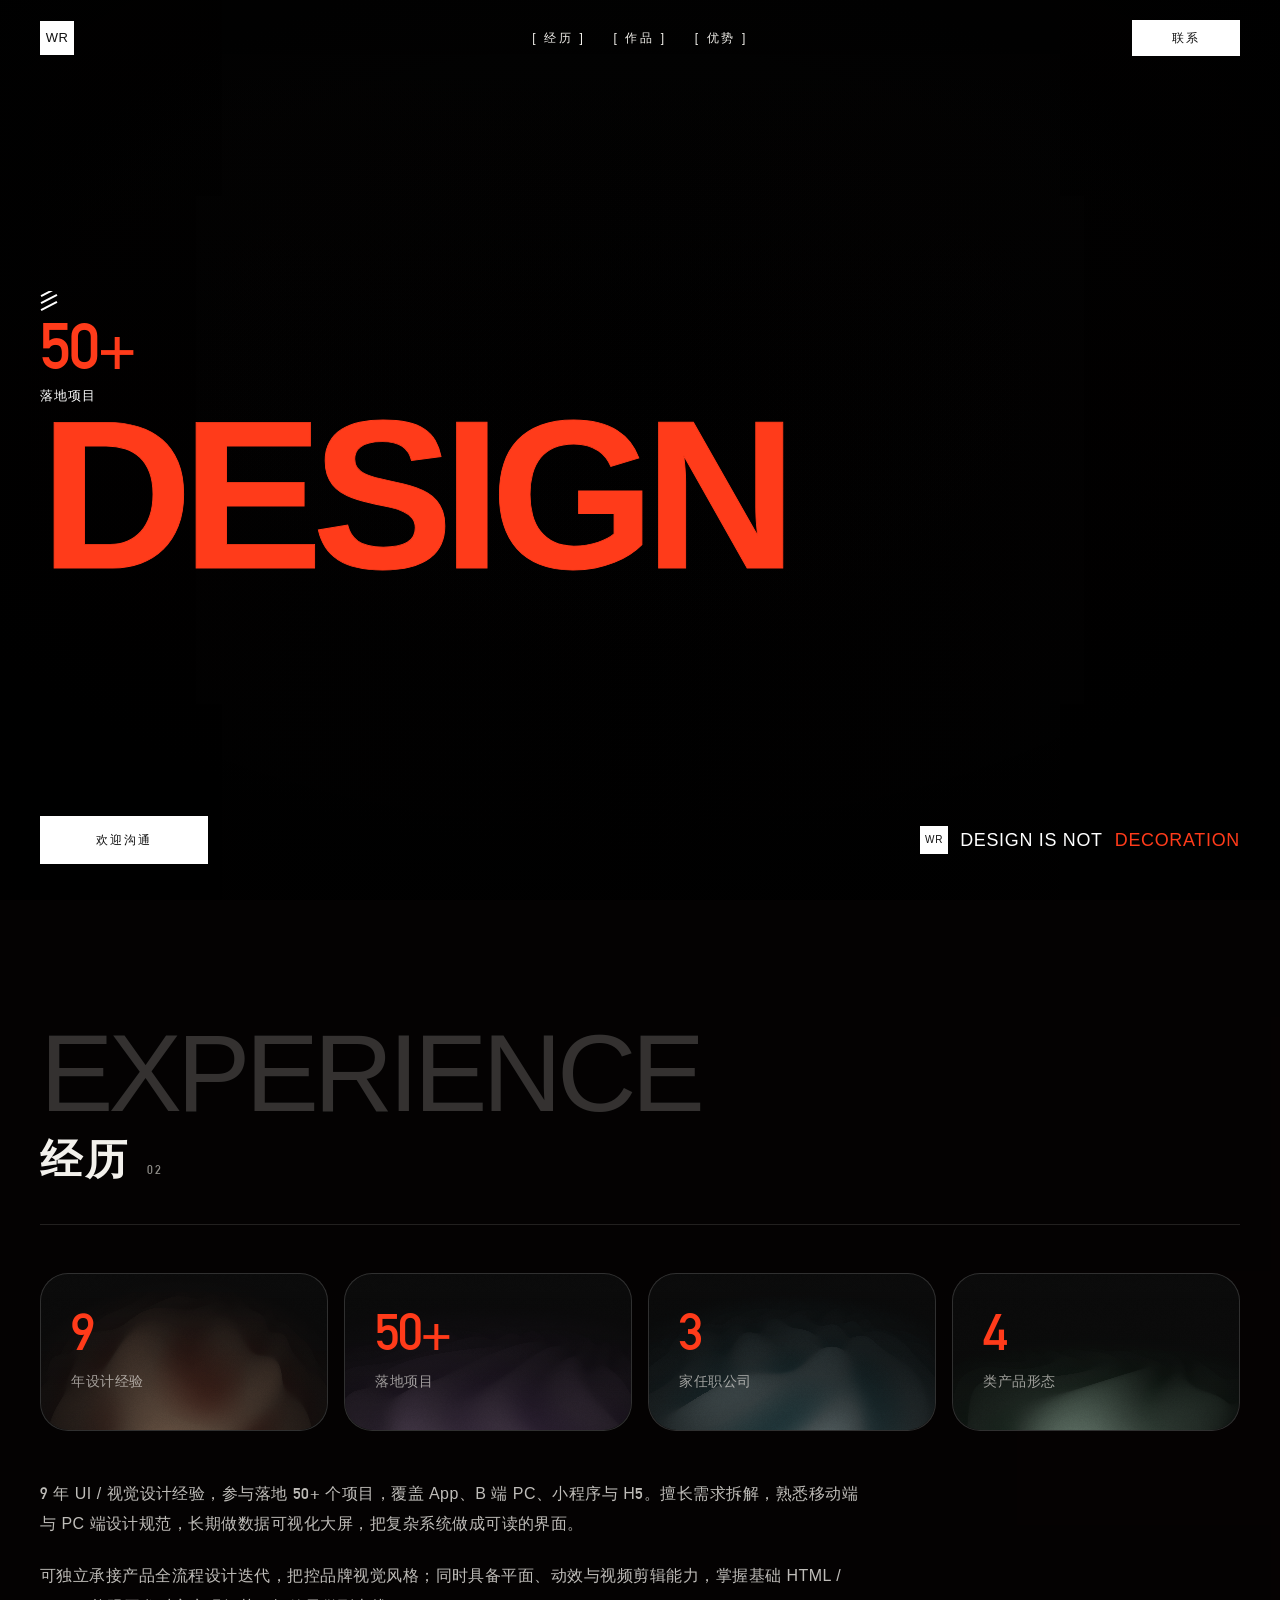
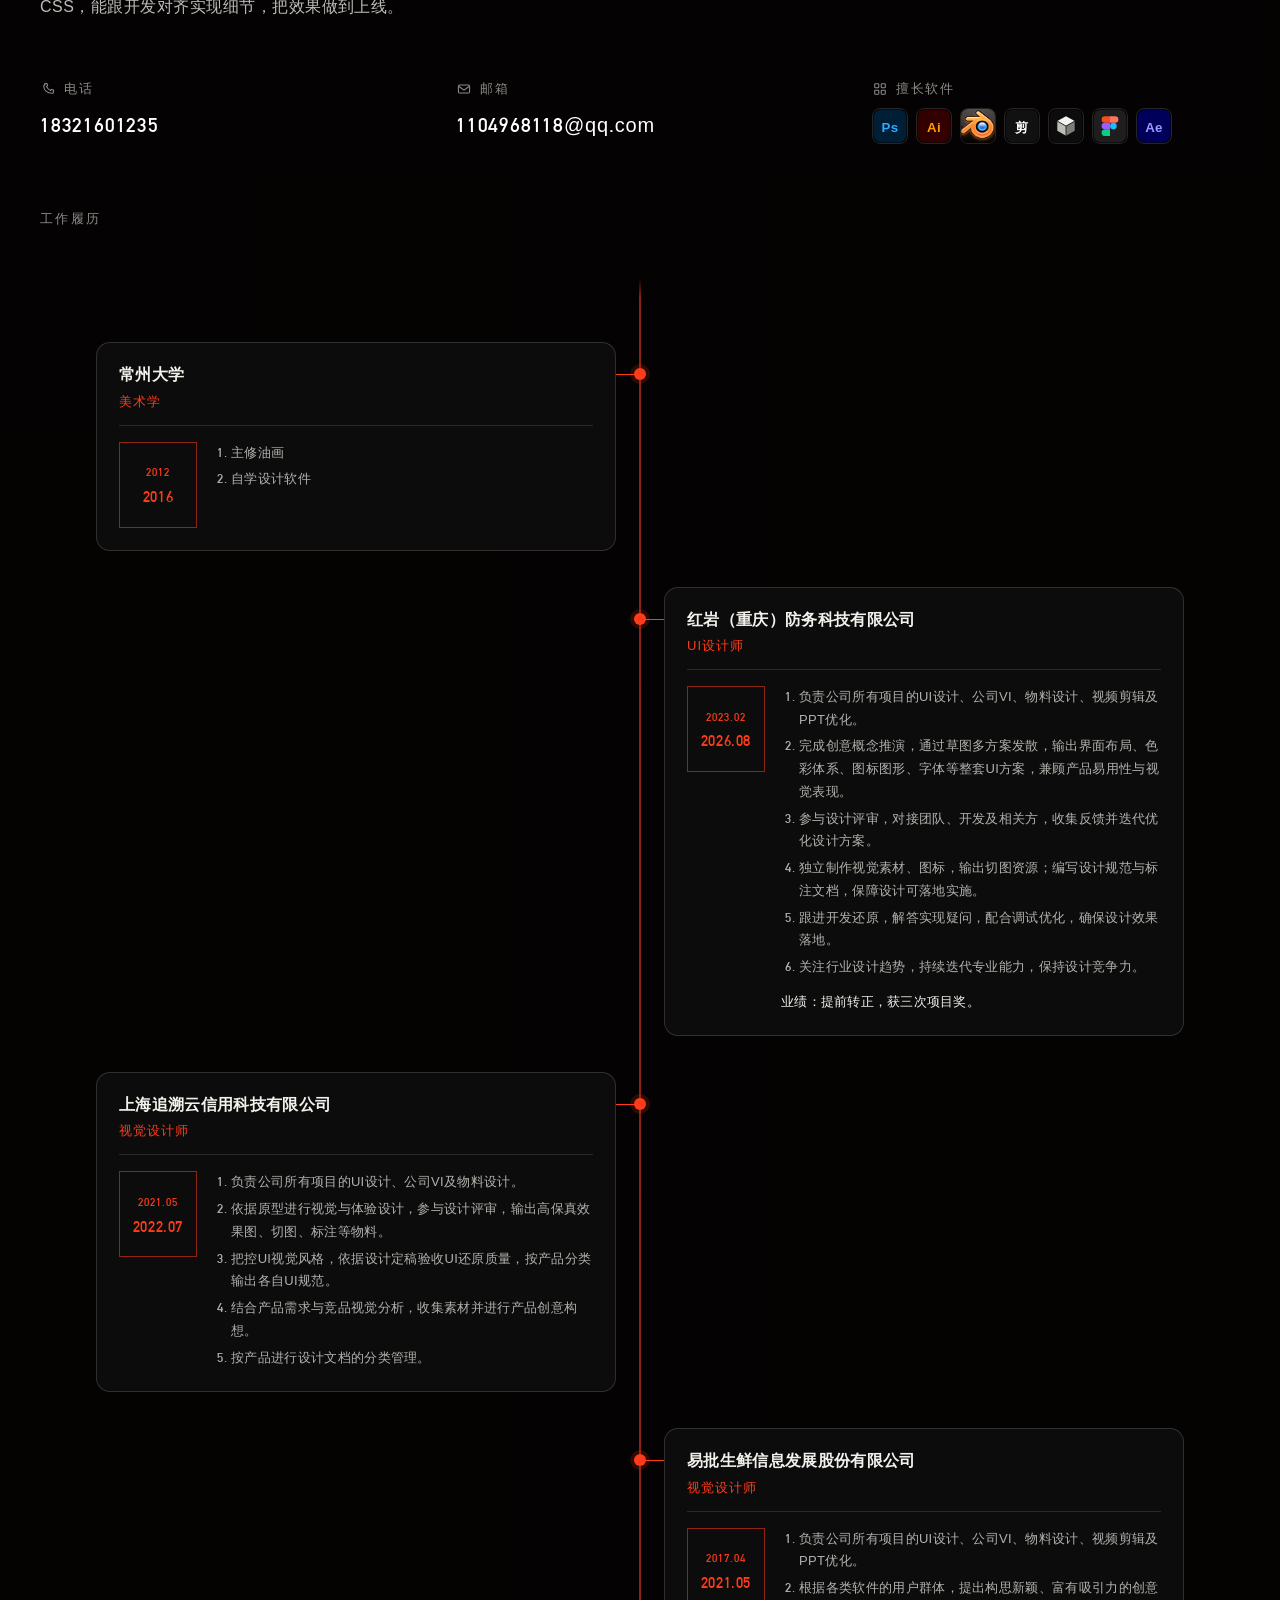
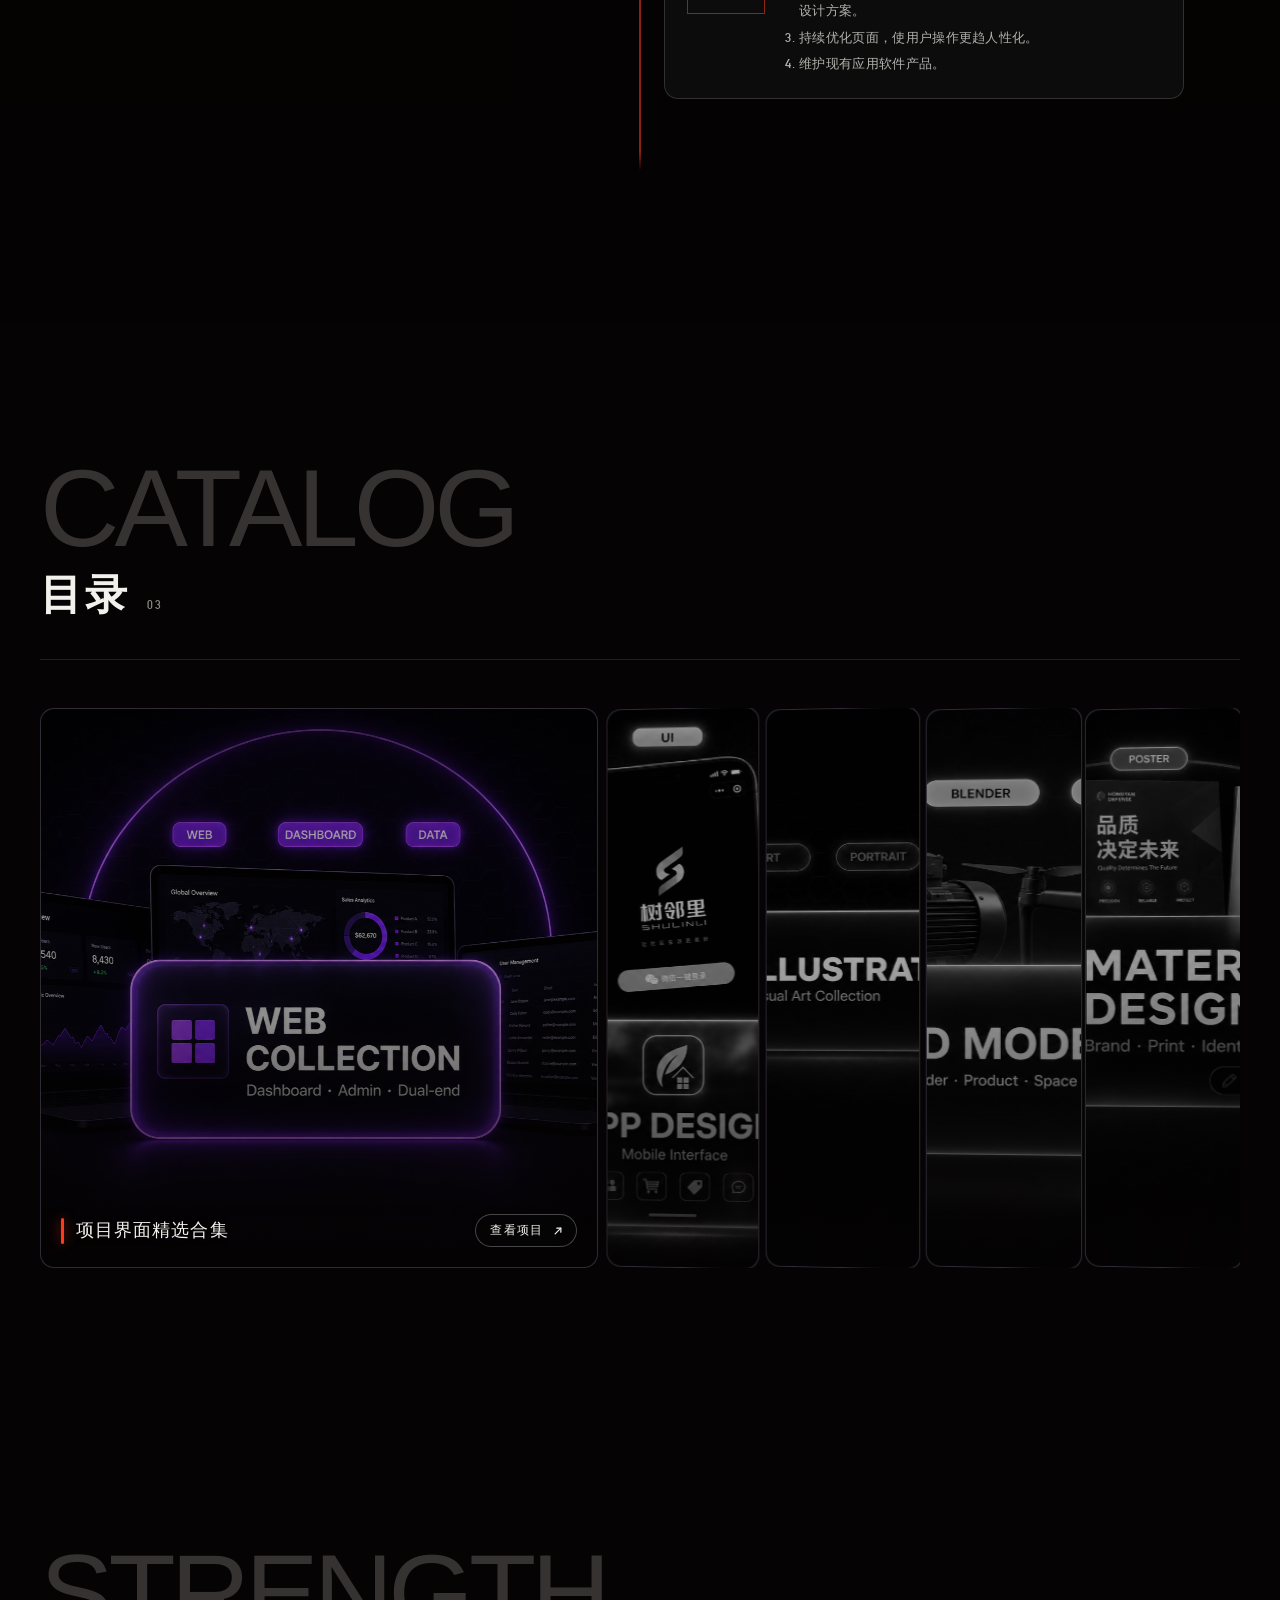
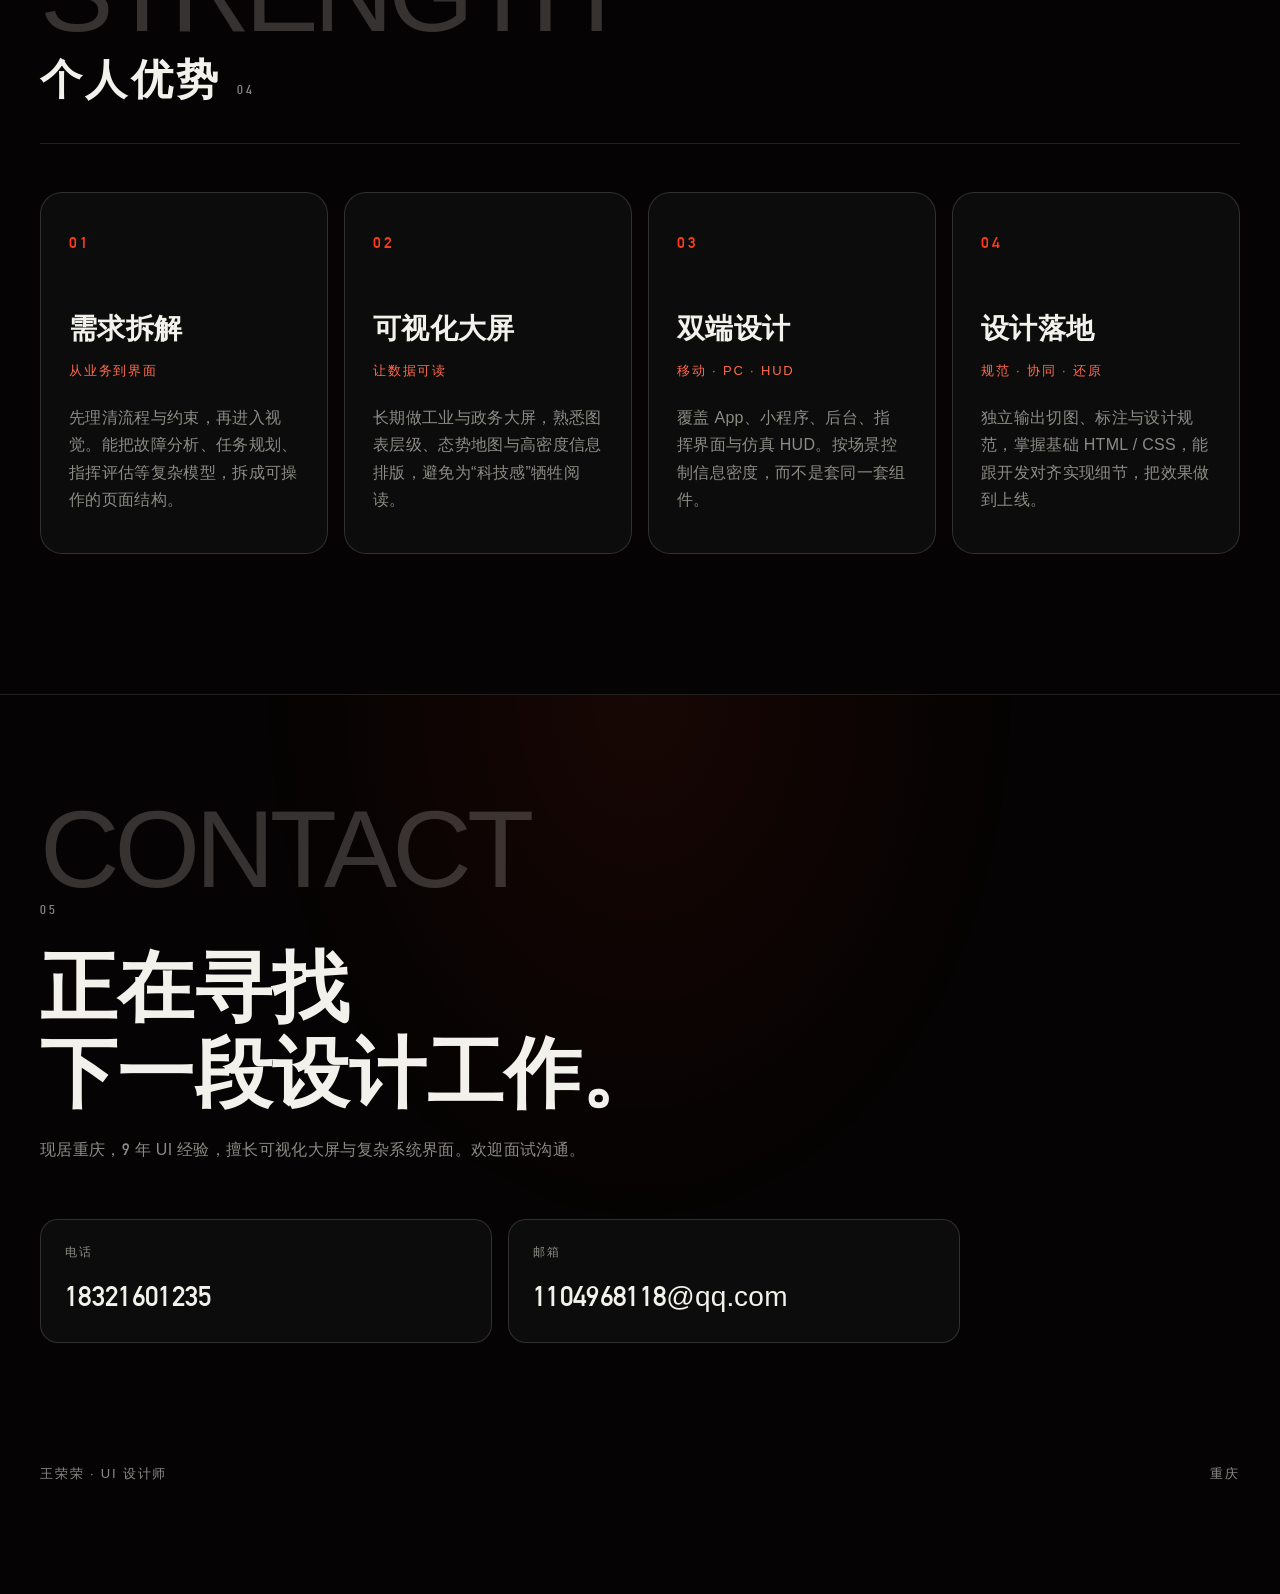
<file: index.html>
<!doctype html>
<html lang="zh-CN">
  <head>
    <meta charset="UTF-8" />
    <link
      rel="icon"
      href="data:image/svg+xml,<svg xmlns='http://www.w3.org/2000/svg' viewBox='0 0 64 64'><rect width='64' height='64' fill='%23080908'/><text x='32' y='42' text-anchor='middle' font-family='Arial,sans-serif' font-size='18' font-weight='700' fill='%23FF3B1A'>WR</text></svg>"
    />
    <meta name="viewport" content="width=device-width, initial-scale=1.0" />
    <meta
      name="description"
      content="王荣荣 · UI 设计师作品集。9 年经验，专注复杂系统界面、可视化大屏与产品全流程设计。"
    />
    <title>王荣荣 · UI 设计师</title>
    <script type="module" crossorigin src="assets/index-Dcr6hESl.js"></script>
    <link rel="stylesheet" crossorigin href="assets/index-B7VKKVkh.css" />
  </head>
  <body>
    <div id="root"></div>
  </body>
</html>
</file>
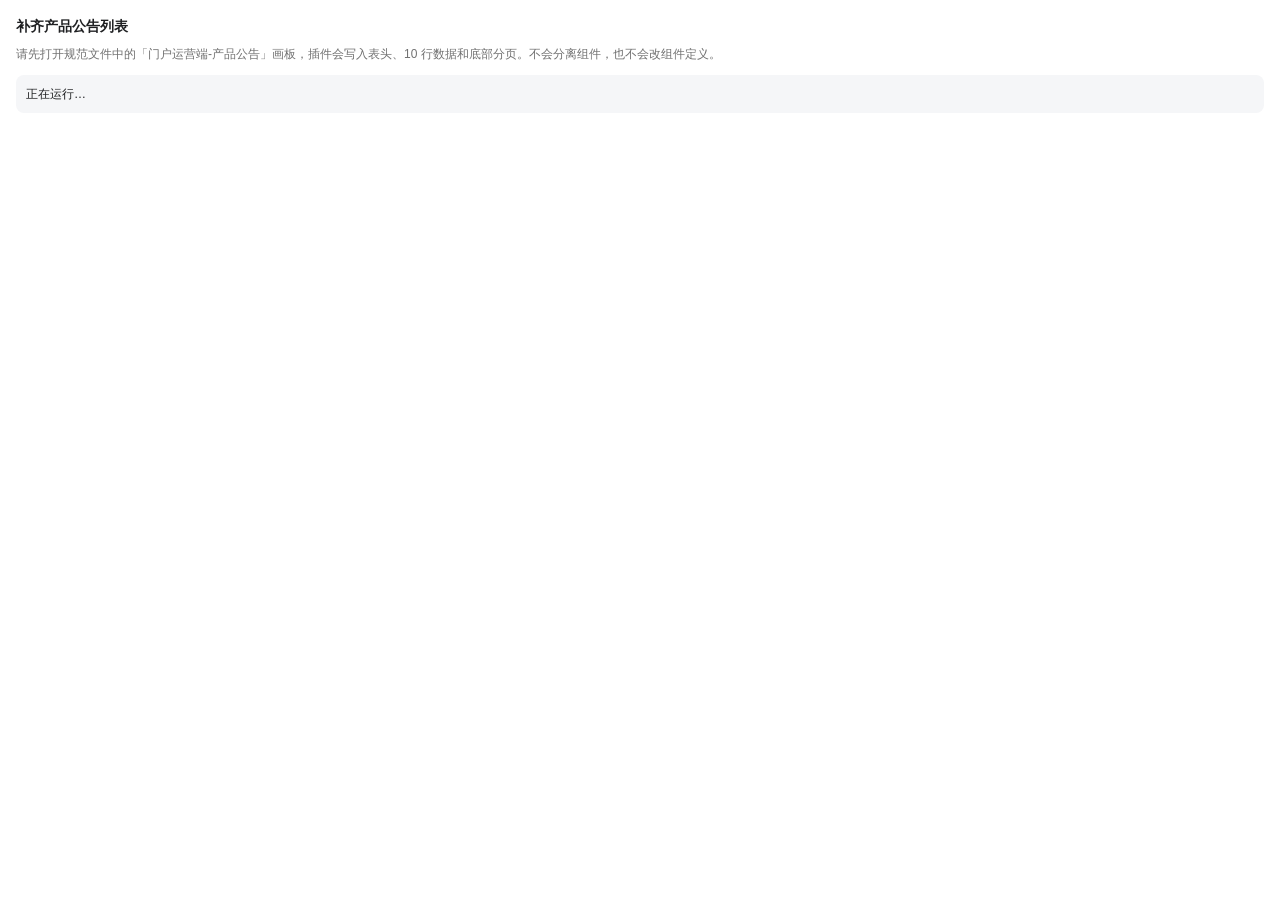
<file: portal-announce-plugin/ui.html>
<!DOCTYPE html>
<html>
  <head>
    <meta charset="utf-8" />
    <style>
      body {
        font: 12px/1.5 -apple-system, BlinkMacSystemFont, "PingFang SC", "Noto Sans SC", sans-serif;
        margin: 0;
        padding: 16px;
        color: #1f2022;
      }
      h1 {
        font-size: 14px;
        margin: 0 0 8px;
      }
      p {
        margin: 0 0 8px;
        color: #717171;
      }
      #log {
        margin-top: 12px;
        max-height: 280px;
        overflow: auto;
        background: #f5f6f8;
        border-radius: 8px;
        padding: 10px;
        white-space: pre-wrap;
        word-break: break-word;
      }
      .ok { color: #107c10; }
      .err { color: #c42b1c; }
    </style>
  </head>
  <body>
    <h1>补齐产品公告列表</h1>
    <p>请先打开规范文件中的「门户运营端-产品公告」画板，插件会写入表头、10 行数据和底部分页。不会分离组件，也不会改组件定义。</p>
    <div id="log">正在运行…</div>
    <script>
      const log = document.getElementById("log");
      window.onmessage = (event) => {
        const msg = event.data && event.data.pluginMessage;
        if (!msg) return;
        if (msg.type === "log") {
          log.textContent += "\n" + msg.text;
          log.scrollTop = log.scrollHeight;
        } else if (msg.type === "done") {
          log.className = "ok";
          log.textContent += "\n\n完成。\n" + (msg.text || "");
        } else if (msg.type === "error") {
          log.className = "err";
          log.textContent += "\n\n失败：\n" + msg.text;
        }
      };
    </script>
  </body>
</html>
</file>
<file: assets/index-B7VKKVkh.css>
.border-glow-card{--edge-proximity: 0;--cursor-angle: 45deg;--edge-sensitivity: 30;--color-sensitivity: calc(var(--edge-sensitivity) + 20);--border-radius: 28px;--glow-padding: 40px;--cone-spread: 25;position:relative;border-radius:var(--border-radius);isolation:isolate;transform:translateZ(.01px);display:grid;border:1px solid rgb(255 255 255 / 15%);background:var(--card-bg, #120F17);overflow:visible;box-shadow:#0000001a 0 1px 2px,#0000001a 0 2px 4px,#0000001a 0 4px 8px,#0000001a 0 8px 16px,#0000001a 0 16px 32px,#0000001a 0 32px 64px}.border-glow-card--light{border-color:#18181b1f;box-shadow:#18181b0a 0 1px 2px,#18181b0d 0 8px 24px}.border-glow-card--light:after,.border-glow-card--light>.edge-light{mix-blend-mode:normal}.border-glow-card:before,.border-glow-card:after,.border-glow-card>.edge-light{content:"";position:absolute;top:0;right:0;bottom:0;left:0;border-radius:inherit;transition:opacity .25s ease-out;z-index:-1}.border-glow-card:not(:hover):not(.sweep-active):before,.border-glow-card:not(:hover):not(.sweep-active):after,.border-glow-card:not(:hover):not(.sweep-active)>.edge-light{opacity:0;transition:opacity .75s ease-in-out}.border-glow-card:before{border:1px solid transparent;background:linear-gradient(var(--card-bg, #120F17) 0 100%) padding-box,linear-gradient(#fff0,#fff0) border-box,var(--gradient-one, radial-gradient(at 80% 55%, hsla(268, 100%, 76%, 1) 0px, transparent 50%)) border-box,var(--gradient-two, radial-gradient(at 69% 34%, hsla(349, 100%, 74%, 1) 0px, transparent 50%)) border-box,var(--gradient-three, radial-gradient(at 8% 6%, hsla(136, 100%, 78%, 1) 0px, transparent 50%)) border-box,var(--gradient-four, radial-gradient(at 41% 38%, hsla(192, 100%, 64%, 1) 0px, transparent 50%)) border-box,var(--gradient-five, radial-gradient(at 86% 85%, hsla(186, 100%, 74%, 1) 0px, transparent 50%)) border-box,var(--gradient-six, radial-gradient(at 82% 18%, hsla(52, 100%, 65%, 1) 0px, transparent 50%)) border-box,var(--gradient-seven, radial-gradient(at 51% 4%, hsla(12, 100%, 72%, 1) 0px, transparent 50%)) border-box,var(--gradient-base, linear-gradient(#c299ff 0 100%)) border-box;opacity:calc((var(--edge-proximity) - var(--color-sensitivity)) / (100 - var(--color-sensitivity)));-webkit-mask-image:conic-gradient(from var(--cursor-angle) at center,black calc(var(--cone-spread) * 1%),transparent calc((var(--cone-spread) + 15) * 1%),transparent calc((100 - var(--cone-spread) - 15) * 1%),black calc((100 - var(--cone-spread)) * 1%));mask-image:conic-gradient(from var(--cursor-angle) at center,black calc(var(--cone-spread) * 1%),transparent calc((var(--cone-spread) + 15) * 1%),transparent calc((100 - var(--cone-spread) - 15) * 1%),black calc((100 - var(--cone-spread)) * 1%))}.border-glow-card:after{border:1px solid transparent;background:var(--gradient-one, radial-gradient(at 80% 55%, hsla(268, 100%, 76%, 1) 0px, transparent 50%)) padding-box,var(--gradient-two, radial-gradient(at 69% 34%, hsla(349, 100%, 74%, 1) 0px, transparent 50%)) padding-box,var(--gradient-three, radial-gradient(at 8% 6%, hsla(136, 100%, 78%, 1) 0px, transparent 50%)) padding-box,var(--gradient-four, radial-gradient(at 41% 38%, hsla(192, 100%, 64%, 1) 0px, transparent 50%)) padding-box,var(--gradient-five, radial-gradient(at 86% 85%, hsla(186, 100%, 74%, 1) 0px, transparent 50%)) padding-box,var(--gradient-six, radial-gradient(at 82% 18%, hsla(52, 100%, 65%, 1) 0px, transparent 50%)) padding-box,var(--gradient-seven, radial-gradient(at 51% 4%, hsla(12, 100%, 72%, 1) 0px, transparent 50%)) padding-box,var(--gradient-base, linear-gradient(#c299ff 0 100%)) padding-box;-webkit-mask-image:linear-gradient(to bottom,#000,#000),radial-gradient(ellipse at 50% 50%,black 40%,transparent 65%),radial-gradient(ellipse at 66% 66%,black 5%,transparent 40%),radial-gradient(ellipse at 33% 33%,black 5%,transparent 40%),radial-gradient(ellipse at 66% 33%,black 5%,transparent 40%),radial-gradient(ellipse at 33% 66%,black 5%,transparent 40%),conic-gradient(from var(--cursor-angle) at center,transparent 5%,black 15%,black 85%,transparent 95%);mask-image:linear-gradient(to bottom,#000,#000),radial-gradient(ellipse at 50% 50%,black 40%,transparent 65%),radial-gradient(ellipse at 66% 66%,black 5%,transparent 40%),radial-gradient(ellipse at 33% 33%,black 5%,transparent 40%),radial-gradient(ellipse at 66% 33%,black 5%,transparent 40%),radial-gradient(ellipse at 33% 66%,black 5%,transparent 40%),conic-gradient(from var(--cursor-angle) at center,transparent 5%,black 15%,black 85%,transparent 95%);-webkit-mask-composite:source-out,source-over,source-over,source-over,source-over,source-over;mask-composite:subtract,add,add,add,add,add;opacity:calc(var(--fill-opacity, .5) * (var(--edge-proximity) - var(--color-sensitivity)) / (100 - var(--color-sensitivity)));mix-blend-mode:soft-light}.border-glow-card>.edge-light{inset:calc(var(--glow-padding) * -1);pointer-events:none;z-index:1;-webkit-mask-image:conic-gradient(from var(--cursor-angle) at center,black 2.5%,transparent 10%,transparent 90%,black 97.5%);mask-image:conic-gradient(from var(--cursor-angle) at center,black 2.5%,transparent 10%,transparent 90%,black 97.5%);opacity:calc((var(--edge-proximity) - var(--edge-sensitivity)) / (100 - var(--edge-sensitivity)));mix-blend-mode:plus-lighter}.border-glow-card>.edge-light:before{content:"";position:absolute;inset:var(--glow-padding);border-radius:inherit;box-shadow:inset 0 0 0 1px var(--glow-color, hsl(40deg 80% 80% / 100%)),inset 0 0 1px 0 var(--glow-color-60, hsl(40deg 80% 80% / 60%)),inset 0 0 3px 0 var(--glow-color-50, hsl(40deg 80% 80% / 50%)),inset 0 0 6px 0 var(--glow-color-40, hsl(40deg 80% 80% / 40%)),inset 0 0 15px 0 var(--glow-color-30, hsl(40deg 80% 80% / 30%)),inset 0 0 25px 2px var(--glow-color-20, hsl(40deg 80% 80% / 20%)),inset 0 0 50px 2px var(--glow-color-10, hsl(40deg 80% 80% / 10%)),0 0 1px 0 var(--glow-color-60, hsl(40deg 80% 80% / 60%)),0 0 3px 0 var(--glow-color-50, hsl(40deg 80% 80% / 50%)),0 0 6px 0 var(--glow-color-40, hsl(40deg 80% 80% / 40%)),0 0 15px 0 var(--glow-color-30, hsl(40deg 80% 80% / 30%)),0 0 25px 2px var(--glow-color-20, hsl(40deg 80% 80% / 20%)),0 0 50px 2px var(--glow-color-10, hsl(40deg 80% 80% / 10%))}.border-glow-inner{display:flex;flex-direction:column;position:relative;overflow:auto;z-index:1}.gradient-waves-container{position:relative;width:100%;height:100%;overflow:hidden}.accordion-gallery{--ag-accent: #ffffff;--ag-overlay: #060010;--ag-text: #ffffff;--ag-gap: 10px;--ag-radius: 16px;--ag-media-size: 320px;display:flex;flex-direction:row;gap:var(--ag-gap);width:100%;max-width:100%;perspective:1400px;perspective-origin:50% 50%}.accordion-gallery .ag-glow{flex:1 1 0;min-width:0;min-height:0;height:100%;transform-style:preserve-3d;transform-origin:center center;will-change:flex-grow,transform;box-shadow:none}.accordion-gallery .ag-glow .border-glow-inner{height:100%;overflow:hidden;border-radius:inherit}.accordion-gallery--vertical{flex-direction:column}.ag-panel{position:relative;height:100%;min-width:0;min-height:100%;overflow:hidden;border-radius:inherit;cursor:pointer;display:block;text-decoration:none;outline:none;background:transparent;box-shadow:none;-webkit-tap-highlight-color:transparent}.ag-panel:focus-visible{box-shadow:0 0 0 2px var(--ag-accent),0 10px 30px -18px #000c}.ag-panel__frame{position:absolute;top:0;right:0;bottom:0;left:0;overflow:hidden;border-radius:inherit}.ag-panel__media{--ag-gray: 1;--ag-dim: .35;position:absolute;top:50%;left:50%;width:var(--ag-media-size);height:100%;filter:grayscale(var(--ag-gray));will-change:transform,filter}.accordion-gallery--vertical .ag-panel__media{width:100%;height:var(--ag-media-size)}.ag-panel__media img{width:100%;height:100%;max-width:none;object-fit:cover;display:block;-webkit-user-select:none;user-select:none;-webkit-user-drag:none}.ag-panel__overlay{position:absolute;top:0;right:0;bottom:0;left:0;pointer-events:none;background:linear-gradient(180deg,transparent 45%,color-mix(in srgb,var(--ag-overlay) 78%,transparent) 100%),color-mix(in srgb,var(--ag-overlay) calc(var(--ag-dim, .35) * 100%),transparent)}.ag-panel__label{position:absolute;left:20px;bottom:20px;right:20px;display:flex;align-items:center;gap:12px;pointer-events:none;z-index:2}.ag-panel__bar{flex:0 0 auto;width:3px;height:26px;border-radius:3px;background:var(--ag-accent);opacity:0;box-shadow:0 0 12px color-mix(in srgb,var(--ag-accent) 60%,transparent)}.ag-panel__copy{flex:1;min-width:0;display:flex;align-items:center;justify-content:space-between;gap:16px;opacity:0}.ag-panel__text{color:var(--ag-text);font-family:inherit;font-weight:500;font-size:clamp(1rem,1.4vw,1.4rem);letter-spacing:.06em;white-space:nowrap;overflow:hidden;text-overflow:ellipsis;text-shadow:0 2px 14px rgba(0,0,0,.55)}.ag-panel__open{flex:0 0 auto;display:inline-flex;align-items:center;gap:8px;padding:7px 12px 7px 14px;border:1px solid rgba(243,241,236,.28);border-radius:999px;color:var(--ag-text);background:#08080873;font-family:inherit;font-size:12px;font-weight:500;letter-spacing:.12em;white-space:nowrap;text-shadow:none;-webkit-backdrop-filter:blur(10px);backdrop-filter:blur(10px);cursor:pointer}.ag-panel__open svg{width:12px;height:12px;stroke:currentColor;stroke-width:1.6;fill:none;stroke-linecap:round;stroke-linejoin:round}.ag-panel--active .ag-panel__open{pointer-events:auto}.ag-panel__open:hover{color:var(--ag-accent);border-color:color-mix(in srgb,var(--ag-accent) 70%,transparent)}@media (max-width: 520px){.accordion-gallery{flex-direction:column;perspective:none;height:auto!important}.ag-glow,.ag-panel{min-height:84px;transform:none!important}.accordion-gallery .ag-panel__media{width:100%;height:var(--ag-media-size)}}@media (prefers-reduced-motion: reduce){.ag-panel,.ag-panel__media{will-change:auto}}.project-modal{position:fixed;top:0;right:0;bottom:0;left:0;z-index:80;display:grid;place-items:center;padding:24px}.project-modal-backdrop{position:absolute;top:0;right:0;bottom:0;left:0;border:0;padding:0;background:#050303c7;cursor:pointer}.project-modal-frame{position:relative;z-index:1;display:grid;grid-template-rows:auto minmax(0,1fr);width:min(1204px,calc((100vw - 48px)*.7));height:min(960px,calc(100vh - 48px));overflow:hidden;border:1px solid var(--line);border-radius:18px;background:#0c0c0c;box-shadow:0 40px 80px #00000073}.project-modal-head{display:flex;align-items:flex-start;justify-content:space-between;gap:24px;padding:22px 28px;border-bottom:1px solid var(--line)}.project-modal-head p{color:var(--muted);font-size:12px;letter-spacing:.16em}.project-modal-head h2{margin-top:6px;font-family:var(--sans);font-size:28px;font-weight:600;letter-spacing:.04em;line-height:1.3}.project-modal-close{position:relative;flex:0 0 auto;width:42px;height:42px;border:1px solid var(--line);border-radius:50%;background:transparent;cursor:pointer}.project-modal-close span{position:absolute;left:12px;right:12px;top:50%;height:1px;background:var(--paper)}.project-modal-close span:first-child{transform:rotate(45deg)}.project-modal-close span:last-child{transform:rotate(-45deg)}.project-modal-close:hover{border-color:var(--accent)}.project-modal-close:hover span{background:var(--accent)}.project-modal-body{min-height:0;overflow:auto;background:#090909;scrollbar-width:thin;scrollbar-color:rgba(255,59,26,.55) #121010}.project-modal-body::-webkit-scrollbar{width:6px}.project-modal-body::-webkit-scrollbar-track{background:#121010;border-left:1px solid rgba(243,241,236,.06)}.project-modal-body::-webkit-scrollbar-thumb{background:linear-gradient(180deg,#ff6a4dd9,#ff3b1ae6);border-radius:999px}.project-modal-body::-webkit-scrollbar-thumb:hover{background:#ff3b1a}.project-modal-pages{display:flex;flex-direction:column}.project-modal-pages.is-gallery{gap:32px;padding:32px}.project-modal-pages.is-gallery img{width:auto;max-width:100%;margin:0 auto}.project-modal-pages img,.project-modal-body img{width:100%;max-width:none;height:auto;display:block;image-rendering:auto}.project-modal-stage{min-height:100%;background:#090909}@media (max-width: 860px){.project-modal{padding:12px}.project-modal-frame{width:calc(100vw - 24px);height:calc(100vh - 24px);border-radius:14px}.project-modal-head{padding:16px 18px}.project-modal-head h2{font-size:20px}}.grainient-container{position:relative;width:100%;height:100%;overflow:hidden}@font-face{font-family:DIN Alternate;src:url(/fonts/DINAlternate-Bold.ttf) format("truetype");font-weight:100 900;font-style:normal;font-display:swap;unicode-range:U+0030-0039,U+002B,U+0025,U+002E,U+002C,U+002D}:root{--bg: #080908;--bg-2: #101110;--paper: #f3f1ec;--muted: #8d8b86;--line: rgba(243, 241, 236, .12);--accent: #ff3b1a;--sage: #ff6a4d;--shell: 1700px;--font: "DIN Alternate", "PingFang SC", "Hiragino Sans GB", "Microsoft YaHei", sans-serif;--serif: var(--font);--sans: var(--font);--latin: var(--font);--display: var(--font)}*{box-sizing:border-box;margin:0;padding:0}html{scroll-behavior:smooth;scroll-padding-top:76px;overflow-x:hidden;scrollbar-width:thin;scrollbar-color:rgba(243,241,236,.28) transparent}html::-webkit-scrollbar,body::-webkit-scrollbar{width:8px}html::-webkit-scrollbar-track,body::-webkit-scrollbar-track{background:#050303}html::-webkit-scrollbar-thumb,body::-webkit-scrollbar-thumb{background:#f3f1ec38;border-radius:999px}html::-webkit-scrollbar-thumb:hover,body::-webkit-scrollbar-thumb:hover{background:#ff3b1ab8}body{font-family:var(--sans);background:#050303;color:var(--paper);font-weight:300;line-height:1.7;letter-spacing:.02em}#root,.page{position:relative;min-height:100%}.page-bg{position:fixed;top:0;right:0;bottom:0;left:0;z-index:0;pointer-events:none}main{position:relative;z-index:1}a{color:inherit;text-decoration:none}img,svg,video,canvas{display:block;max-width:100%}.page-bg canvas{max-width:none;width:100%;height:100%}.shell{width:min(calc(100% - 80px),var(--shell));margin:0 auto}.kicker{display:flex;align-items:center;gap:14px;color:var(--accent);font-family:var(--latin);font-size:15px;letter-spacing:.18em;text-transform:uppercase}.kicker span{font-style:normal;font-family:var(--sans);font-size:12px;letter-spacing:.22em;color:var(--muted)}.clip{overflow:hidden;display:block}.clip-inner{display:block}.intro-curtain{position:fixed;top:0;right:0;bottom:0;left:0;z-index:50;display:grid;place-items:center;background:#050303}.intro-curtain-mark{width:52px;height:52px;display:grid;place-items:center;font-family:var(--display);font-size:18px;letter-spacing:.04em;background:#fff;color:#111}.section{padding:140px 0}.section-head{display:flex;flex-direction:column;align-items:stretch;padding-bottom:28px;margin-bottom:48px;border-bottom:1px solid var(--line)}.section-en-clip{margin-bottom:6px}.section-en{margin:0;font-family:var(--display);font-size:clamp(52px,8.6vw,128px);font-weight:400;line-height:.82;letter-spacing:-.045em;text-transform:uppercase;color:#f3f1ec33}.section-head-row{display:flex;align-items:baseline;justify-content:space-between;gap:24px}.section-head h2{font-family:var(--serif);font-size:42px;font-weight:600;letter-spacing:.08em}.section-head--start .section-en,.section-head--start .section-head-row,.section-head--start h2{text-align:left}.section-head--start .section-head-row{justify-content:flex-start;gap:16px}[data-reveal]{overflow:hidden}.nav{position:fixed;inset:0 0 auto;z-index:20;transition:background .35s ease,border-color .35s ease;border-bottom:1px solid transparent}.nav.is-solid{background:#080908db;border-bottom-color:var(--line);-webkit-backdrop-filter:blur(16px);backdrop-filter:blur(16px)}.nav-inner{height:76px;display:grid;grid-template-columns:1fr auto 1fr;align-items:center}.brand{display:flex;align-items:center}.brand-mark{width:34px;height:34px;display:grid;place-items:center;font-family:var(--display);font-size:13px;letter-spacing:.04em;background:#fff;color:#111}.nav-links{display:flex;gap:28px}.nav-links a{font-size:12px;color:var(--paper);letter-spacing:.22em;text-transform:uppercase}.nav-links a:before{content:"[";margin-right:6px;color:inherit}.nav-links a:after{content:"]";margin-left:6px;color:inherit}.nav-links a:hover{color:var(--accent)}.nav-contact{justify-self:end;min-width:108px;height:36px;display:grid;place-items:center;border:0;background:#fff;color:#111;font-size:12px;font-weight:500;letter-spacing:.16em}.nav-contact:hover{background:var(--accent);color:#fff}.hero{position:relative;min-height:100vh;overflow:hidden;display:flex;flex-direction:column}.hero-video-shift,.hero-veil{position:absolute;top:0;right:0;bottom:0;left:0;width:100%;height:100%}.hero-video-shift{overflow:hidden;z-index:0}.hero-video{width:100%;height:100%;object-fit:cover;z-index:0;background:#000;filter:brightness(.34) contrast(1.1) saturate(.8)}.hero-veil{background:radial-gradient(ellipse 68% 60% at 48% 40%,#05030300,#0503031f 44%,#0000009e),linear-gradient(90deg,#0503036b,#0503031a,#05030375),linear-gradient(180deg,#08090847,#0503030f 40%,#000000b8);box-shadow:inset 0 0 120px 52px #00000085;pointer-events:none;z-index:1}.hero-stage{position:relative;z-index:2;flex:1;min-height:0;display:flex;align-items:center}.hero-copy{display:flex;flex-direction:column;align-items:flex-start;gap:10px;padding-top:48px}.hero-stat-clip{width:auto}.hero-mega{margin:0;width:auto;max-width:none;font-family:PingFang SC,Hiragino Sans GB,sans-serif;font-size:clamp(100px,16.5vw,280px);font-weight:600;line-height:.74;letter-spacing:-.05em;color:var(--accent);text-align:left;pointer-events:none;text-transform:uppercase;-webkit-text-stroke:.9px currentColor}.hero-stat{color:#fff}.tally{display:flex;flex-direction:column;gap:5px;margin-bottom:12px}.tally i{display:block;width:18px;height:2px;background:#fff;transform:rotate(-28deg)}.hero-stat strong{display:block;font-family:var(--display);font-size:64px;line-height:.9;color:var(--accent);letter-spacing:-.03em}.hero-stat span:last-child{display:block;margin-top:8px;font-size:13px;letter-spacing:.08em;color:#fff}.hero-bar{position:relative;z-index:4;padding-bottom:36px}.hero-bar-inner{display:flex;align-items:center;justify-content:space-between;gap:24px}.hero-cta{display:inline-grid;place-items:center;min-width:168px;height:48px;padding:0 22px;background:#fff;color:#111;font-size:12px;font-weight:500;letter-spacing:.16em}.hero-cta:hover{background:var(--accent);color:#fff}.hero-slogan{display:flex;align-items:center;gap:12px;font-family:var(--display);font-size:clamp(14px,1.4vw,22px);letter-spacing:.04em;color:#fff}.hero-slogan em{font-style:normal;color:var(--accent)}.hero-mark{width:28px;height:28px;display:grid;place-items:center;font-size:10px;background:#fff;color:#111}.about{padding:128px 0 140px;background:#05030338}.about-stats{list-style:none;display:grid;grid-template-columns:repeat(4,minmax(0,1fr));gap:16px;margin-bottom:48px}.about-lead{max-width:820px;display:grid;gap:22px;margin-bottom:56px}.about-lead p{color:#f3f1ecc7;font-size:16px;line-height:1.9;letter-spacing:.03em}.about-tools{display:flex;flex-direction:column;align-items:flex-start;gap:8px}.about-tools ul{list-style:none;display:flex;flex-wrap:wrap;align-items:center;gap:8px;margin:0;padding:0}.about-tools li{display:flex}.about-tools .tool-icon{display:grid;place-items:center;width:36px;height:36px;border-radius:8px;overflow:hidden;border:1px solid #252525;box-sizing:border-box;transition:border-color .2s ease,transform .2s ease}.about-tools .tool-icon:hover{border-color:#f3f1ec47;transform:translateY(-1px)}.about-tools .tool-icon svg,.about-tools .tool-icon img{width:100%;height:100%;display:block;border:0;border-radius:0;object-fit:cover}.about-contacts{list-style:none;display:grid;grid-template-columns:repeat(3,minmax(0,1fr));gap:24px 48px;margin-bottom:64px}.about-stats li{min-height:0;overflow:visible}.stat-glow{height:100%;min-height:156px;box-shadow:none}.stat-glow .border-glow-inner{height:100%;overflow:hidden;border-radius:inherit}.glow-card{position:relative;overflow:hidden;isolation:isolate;display:flex;flex-direction:column;justify-content:center;gap:14px;min-height:156px;padding:28px 30px;background:transparent}.glow-card-waves{position:absolute;top:0;right:0;bottom:0;left:0;z-index:0;pointer-events:none}.glow-card-waves:after{content:"";position:absolute;top:0;right:0;bottom:0;left:0;background:linear-gradient(180deg,#0808080f,#08080847);pointer-events:none}.glow-card>:not(.glow-card-waves){position:relative;z-index:1}.about-stats strong{font-family:var(--display);font-size:clamp(40px,4vw,56px);font-weight:400;line-height:.9;letter-spacing:-.04em;color:var(--accent)}.about-stats span{color:#f3f1ec9e;font-size:14px;letter-spacing:.04em}.about-contacts a,.about-contacts div{display:flex;flex-direction:column;justify-content:flex-start;gap:8px;color:inherit}.about-contact-label{display:flex;align-items:center;gap:8px;color:var(--muted);font-size:13px;letter-spacing:.12em}.about-contact-label svg{width:16px;height:16px;stroke:currentColor;fill:none;stroke-width:1.6}.about-contacts strong{font-size:20px;font-weight:400;letter-spacing:.04em;color:#fff;overflow-wrap:anywhere}.about-contacts a:hover strong{color:var(--accent)}.about-resume-title{margin-bottom:36px;color:var(--muted);font-size:13px;letter-spacing:.18em}.resume-track{--axis: rgba(255, 59, 26, .55);position:relative;list-style:none;padding:58px 0 66px}.resume-track:before{content:"";position:absolute;left:50%;top:12px;bottom:12px;width:2px;transform:translate(-50%);background:linear-gradient(180deg,transparent,var(--axis) 20px,var(--axis) calc(100% - 20px),transparent)}.resume-track>li{display:grid;grid-template-columns:minmax(0,1fr) 48px minmax(0,1fr);grid-auto-flow:dense;align-items:start;padding:18px 0}.resume-track>li.is-left .resume-glow,.resume-track>li.is-right .resume-glow,.resume-rail{grid-row:1}.resume-track>li.is-left .resume-glow{grid-column:1;justify-self:end}.resume-track>li.is-right .resume-glow{grid-column:3;justify-self:start}.resume-rail{grid-column:2;position:relative;height:12px;margin-top:26px;display:flex;align-items:center;justify-content:center}.resume-dot{width:12px;height:12px;border-radius:50%;background:var(--accent);box-shadow:0 0 0 4px #ff3b1a29;z-index:1}.resume-stem{position:absolute;top:50%;height:1px;background:var(--accent)}.resume-track>li.is-left .resume-stem{left:0;right:calc(50% - 6px)}.resume-track>li.is-right .resume-stem{left:calc(50% - 6px);right:0}.resume-glow{width:min(100%,520px);box-shadow:none}.resume-glow .border-glow-inner{overflow:hidden;border-radius:inherit}.resume-card{padding:20px 22px 22px;background:transparent}.resume-card-head{margin-bottom:16px;padding-bottom:12px;border-bottom:1px solid var(--line)}.resume-card-head h3{font-family:var(--sans);font-size:16px;font-weight:600;letter-spacing:.02em;line-height:1.45}.resume-card-head p{margin-top:4px;color:var(--accent);font-size:13px;letter-spacing:.08em}.resume-card-body{display:grid;grid-template-columns:78px minmax(0,1fr);gap:16px;align-items:start}.resume-cal{display:flex;flex-direction:column;align-items:center;justify-content:center;gap:6px;min-height:86px;padding:10px 6px;border:1px solid color-mix(in srgb,var(--accent) 55%,transparent);color:var(--accent);text-align:center}.resume-cal span{font-size:11px;letter-spacing:.08em}.resume-cal strong{font-size:15px;font-weight:600;letter-spacing:.04em;line-height:1.2}.resume-copy ol{margin:0;padding-left:18px;list-style:decimal;color:#f3f1ecb8;font-size:13px;line-height:1.75}.resume-copy li+li{margin-top:4px}.resume-highlight{margin-top:12px;color:var(--paper);font-size:13px;font-weight:500;letter-spacing:.02em}.section.works{overflow:visible}@media (max-width: 860px){.works-gallery.accordion-gallery{flex-direction:column;perspective:none;height:auto!important}.works-gallery .ag-glow,.works-gallery .ag-panel{min-height:96px;transform:none!important}.works-gallery .ag-panel__media{width:100%;height:var(--ag-media-size)}}.strength-grid{display:grid;grid-template-columns:repeat(4,1fr);gap:16px}.strength-glow{height:100%;min-height:320px;box-shadow:none}.strength-glow .border-glow-inner{height:100%;overflow:hidden;border-radius:inherit}.strength-card{padding:36px 28px 40px;min-height:320px}.strength-index{display:block;margin-bottom:48px;color:var(--accent);font-family:var(--latin);letter-spacing:.16em}.strength-card h3{font-family:var(--serif);font-size:28px;font-weight:600;margin-bottom:8px}.strength-sub{color:var(--sage);font-size:13px;letter-spacing:.14em;margin-bottom:22px}.strength-card p:last-child{color:var(--muted)}.contact{min-height:100vh;display:grid;align-items:center;background:radial-gradient(ellipse at 50% 0%,rgba(255,59,26,.08),transparent 42%);border-top:1px solid var(--line)}.contact-head{margin-bottom:12px;border-bottom:0;padding-bottom:0}.contact h2{margin:24px 0 20px;font-family:var(--serif);font-size:clamp(52px,6vw,96px);font-weight:600;line-height:1.12}.contact-lead{color:var(--muted);margin-bottom:56px}.contact-actions{display:grid;grid-template-columns:1fr 1fr;gap:16px;max-width:920px}.contact-glow{box-shadow:none}.contact-glow .border-glow-inner{overflow:hidden;border-radius:inherit}.contact-actions a{display:flex;flex-direction:column;gap:10px;padding:22px 24px;font-family:var(--serif);font-size:28px}.contact-actions small{font-family:var(--sans);font-size:12px;letter-spacing:.2em;color:var(--muted)}.contact-actions a:hover{color:var(--accent)}.site-foot{margin-top:120px;display:flex;justify-content:space-between;color:var(--muted);font-size:13px;letter-spacing:.14em}@media (max-width: 1200px){.about-stats{grid-template-columns:repeat(2,minmax(0,1fr))}.strength-grid{grid-template-columns:1fr 1fr}}@media (max-width: 860px){.shell{width:min(calc(100% - 32px),var(--shell))}.nav-inner,.strength-grid,.contact-actions,.about-stats,.about-contacts{grid-template-columns:1fr}.nav-links{display:none}.hero-mega{font-size:96px;letter-spacing:-.06em;-webkit-text-stroke:.5px currentColor}.hero-copy{padding-top:88px;gap:8px}.resume-track{padding-left:0}.resume-track:before{left:11px;transform:none}.resume-track>li{grid-template-columns:24px minmax(0,1fr);padding:12px 0}.resume-track>li.is-left .resume-glow,.resume-track>li.is-right .resume-glow{grid-column:2;justify-self:stretch;width:100%}.resume-rail{grid-column:1;margin-top:18px}.resume-track>li.is-left .resume-stem,.resume-track>li.is-right .resume-stem{left:50%;right:-12px}.resume-card-body{grid-template-columns:1fr}.resume-cal{flex-direction:row;justify-content:flex-start;gap:10px;min-height:0;width:fit-content;padding:8px 12px}.contact h2{font-size:40px}}@media (prefers-reduced-motion: reduce){.intro-curtain{display:none}}
</file>
